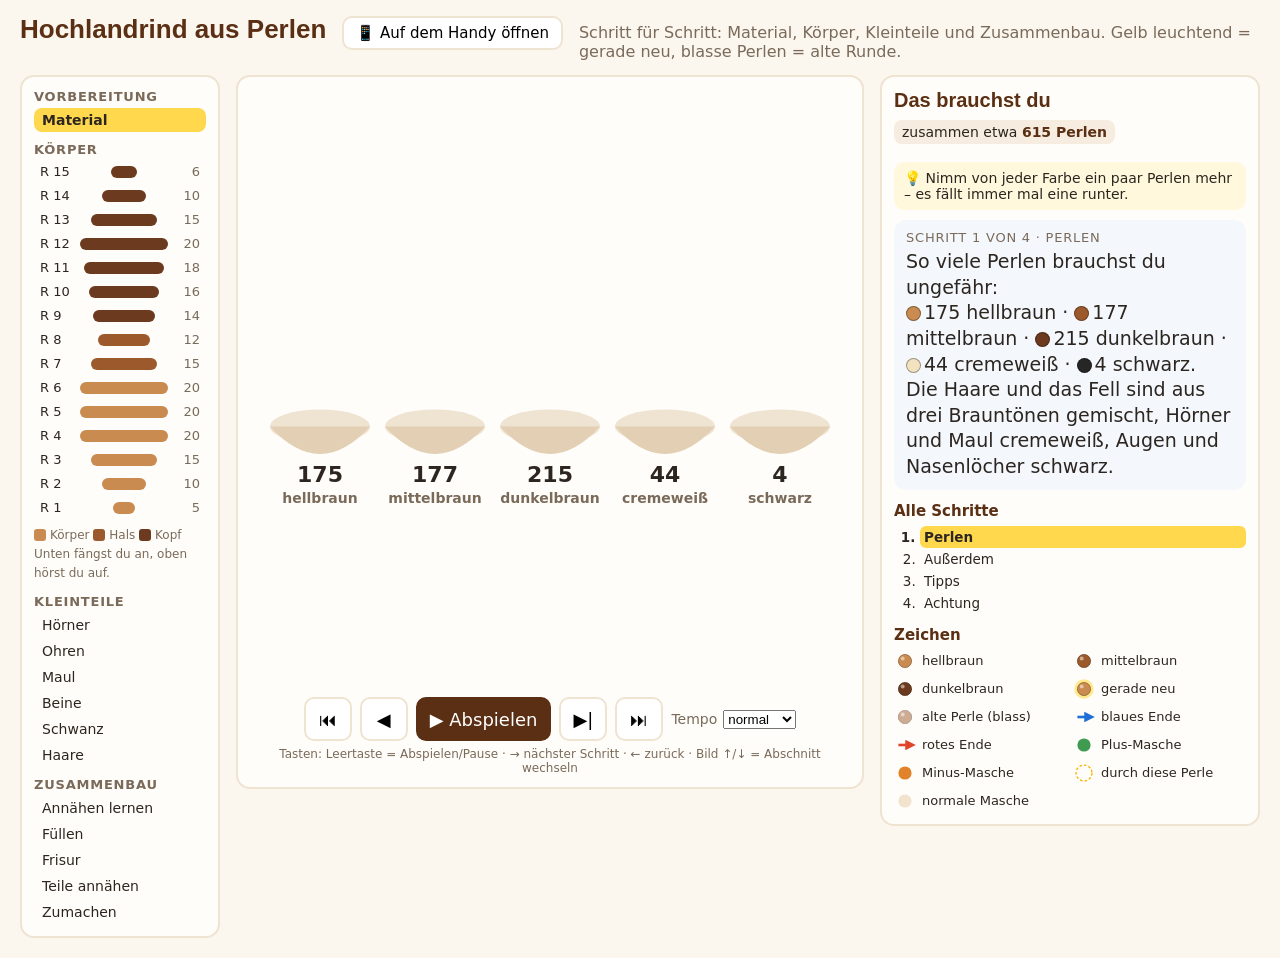
<file: app/index.html>
<!doctype html>
<html lang="de">
<head>
<meta charset="utf-8">
<meta name="viewport" content="width=device-width, initial-scale=1">
<title>Hochlandrind aus Perlen</title>
<meta name="theme-color" content="#5a2f14">
<link rel="manifest" href="manifest.webmanifest">
<link rel="icon" href="icon.svg" type="image/svg+xml">
<script src="qrcode.js"></script>
<script src="art.js"></script>
<style>
:root {
  --bg: #fbf6ee; --card: #fffdf9; --line: #efe3d2; --ink: #2d2620; --soft: #7a6a5a; --brown: #5a2f14;
  --H: #C98B4F; --blue: #1F6FD6; --red: #E0442B; --plus: #3E9B4F; --minus: #E2832B; --old: #BDB4AA; --glow: #FFE36E; --yellow: #FFD84D;
}
* { box-sizing: border-box; }
html, body { margin: 0; background: var(--bg); color: var(--ink); font-family: "Ubuntu Sans", "Ubuntu", "DejaVu Sans", system-ui, sans-serif; }
header { padding: 14px 20px 0; display: flex; align-items: baseline; gap: 16px; flex-wrap: wrap; }
h1 { margin: 0; font-family: "Ubuntu", sans-serif; color: var(--brown); font-size: 26px; }
header p { margin: 0; color: var(--soft); flex: 1 1 300px; }
.phone { font: inherit; font-size: 15px; border: 2px solid var(--line); background: #fff; border-radius: 10px; padding: 6px 12px; cursor: pointer; }
.phone:hover { background: #f6ecdf; }
.offline { font-size: 13px; color: var(--plus); font-weight: 700; }
dialog { border: 0; border-radius: 16px; padding: 20px 24px; max-width: min(420px, 92vw); text-align: center; color: var(--ink); }
dialog::backdrop { background: rgba(45, 38, 32, .45); }
dialog h2 { justify-content: center; }
#qrBox svg { width: 260px; max-width: 100%; height: auto; display: block; margin: 8px auto; }
#qrUrl { font-family: ui-monospace, monospace; font-size: 16px; word-break: break-all; }
dialog .small { font-size: 13px; color: var(--soft); }
dialog button { font: inherit; margin-top: 10px; padding: 8px 18px; border-radius: 10px; border: 0; background: var(--brown); color: #fff; cursor: pointer; }
main { display: grid; grid-template-columns: 200px minmax(0, 1fr) 380px; gap: 16px; padding: 14px 20px 20px; align-items: start; }
.card { background: var(--card); border: 2px solid var(--line); border-radius: 14px; padding: 12px; }
h2 { margin: 0 0 8px; font-family: "Ubuntu", sans-serif; color: var(--brown); font-size: 20px; }
h3 { margin: 12px 0 6px; font-size: 15px; color: var(--brown); }

/* Runden-Liste */
.rounds { display: flex; flex-direction: column-reverse; gap: 3px; }
.rounds button { all: unset; cursor: pointer; display: grid; grid-template-columns: 34px 1fr 26px; align-items: center; gap: 6px; padding: 3px 6px; border-radius: 8px; font-size: 13px; }
.rounds button:hover { background: #f6ecdf; }
.rounds button:focus-visible { outline: 2px solid var(--blue); }
.rounds button.on { background: var(--yellow); font-weight: 700; }
.rounds .bar { height: 12px; border-radius: 6px; justify-self: center; }
.rounds .area-Körper .bar { background: var(--H); }
.rounds .area-Hals .bar { background: #9C5A2C; }
.rounds .area-Kopf .bar { background: #6B3A1F; }
.rounds .cnt { text-align: right; color: var(--soft); }
.areas { font-size: 12px; color: var(--soft); margin-top: 8px; line-height: 1.6; }
#nav h3 { margin: 10px 0 4px; font-size: 13px; text-transform: uppercase; letter-spacing: .06em; color: var(--soft); }
#nav h3:first-child { margin-top: 0; }
.units { display: flex; flex-direction: column; gap: 2px; }
.units button { all: unset; cursor: pointer; padding: 4px 8px; border-radius: 8px; font-size: 14px; }
.units button:hover { background: #f6ecdf; }
.units button:focus-visible { outline: 2px solid var(--blue); }
.units button.on { background: var(--yellow); font-weight: 700; }
.areas i { display: inline-block; width: 12px; height: 12px; border-radius: 3px; vertical-align: -2px; margin-right: 4px; }

/* Bühne */
.stage { position: relative; }
#svg { width: 100%; height: auto; max-height: calc(100vh - 210px); display: block; margin: 0 auto; aspect-ratio: 1; }
.controls { display: flex; gap: 8px; justify-content: center; align-items: center; flex-wrap: wrap; margin-top: 8px; }
.controls button { font: inherit; font-size: 18px; min-width: 48px; height: 44px; border-radius: 10px; border: 2px solid var(--line); background: #fff; cursor: pointer; padding: 0 12px; }
.controls button:hover { background: #f6ecdf; }
.controls button:focus-visible { outline: 3px solid var(--blue); }
.controls button.play { background: var(--brown); color: #fff; border-color: var(--brown); min-width: 120px; }
.controls label { font-size: 14px; color: var(--soft); display: flex; align-items: center; gap: 6px; }
.keys { text-align: center; font-size: 12px; color: var(--soft); margin-top: 6px; }

/* Info */
.counts { display: flex; gap: 8px; flex-wrap: wrap; margin: 4px 0 8px; }
.counts span { background: #f6ecdf; border-radius: 8px; padding: 4px 8px; font-size: 14px; }
.counts b { color: var(--brown); }
.seq { display: flex; flex-wrap: wrap; gap: 4px; }
.seq span { width: 26px; height: 26px; border-radius: 50%; display: grid; place-items: center; font-size: 12px; font-weight: 700; border: 2px solid transparent; }
.seq .n { background: var(--H); color: #3a2a1a; }
.seq .p { background: var(--plus); color: #fff; }
.seq .m { background: var(--minus); color: #fff; }
.seq .now { border-color: var(--ink); transform: scale(1.18); }
.seq .done { opacity: .45; }
.hint { background: #fff8dc; border-radius: 10px; padding: 8px 10px; font-size: 14px; margin-top: 10px; }
.now-step { background: #f4f8fd; border-radius: 12px; padding: 10px 12px; margin-top: 10px; min-height: 96px; }
.now-step .t { font-size: 13px; color: var(--soft); text-transform: uppercase; letter-spacing: .06em; }
.now-step .x { font-size: 19px; line-height: 1.35; margin-top: 4px; }
.x .b { color: var(--blue); font-weight: 700; } .x .r { color: var(--red); font-weight: 700; }
.dot { display: inline-block; width: 15px; height: 15px; border-radius: 50%; vertical-align: -2px; margin-right: 3px; border: 1.5px solid rgba(0,0,0,.35); }
.cols { display: block; margin-top: 6px; font-size: 17px; }
ol.steps { position: relative; margin: 0; padding: 0 0 0 26px; max-height: 300px; overflow: auto; font-size: 13.5px; }
ol.steps li { padding: 3px 4px; border-radius: 6px; cursor: pointer; }
ol.steps li:hover { background: #f6ecdf; }
ol.steps li.on { background: var(--yellow); font-weight: 700; }
ol.steps li.done { color: var(--soft); }
.legend { display: grid; grid-template-columns: 22px 1fr 22px 1fr; gap: 6px 6px; align-items: center; font-size: 13px; }
.legend svg { width: 22px; height: 22px; }

@media (max-width: 1150px) {
  main { grid-template-columns: 1fr; }
  .rounds, .units { flex-direction: row; flex-wrap: wrap; }
  .areas { display: none; }
  .rounds button { grid-template-columns: auto; }
  .rounds .bar, .rounds .cnt { display: none; }
  #svg { max-height: 70vh; }
}
@media (max-width: 600px) {
  header { padding: 10px 12px 0; gap: 8px; }
  h1 { font-size: 21px; }
  header p { font-size: 13px; }
  main { padding: 10px 12px 16px; gap: 10px; }
  .card { padding: 10px; }
  .keys { display: none; }
  #bPhone { display: none; }
  .controls button { min-width: 44px; padding: 0 10px; }
  .controls button.play { min-width: 100px; }
  .now-step .x { font-size: 17px; }
}
</style>
</head>
<body>
<header>
  <h1>Hochlandrind aus Perlen</h1>
  <button class="phone" id="bPhone">📱 Auf dem Handy öffnen</button>
  <button class="phone" id="bInstall" hidden>📲 App installieren</button>
  <span class="offline" id="offline" hidden>✓ offline bereit</span>
  <p>Schritt für Schritt: Material, Körper, Kleinteile und Zusammenbau. Gelb leuchtend = gerade neu, blasse Perlen = alte Runde.</p>
</header>
<dialog id="qrDlg">
  <h2>Mit dem Handy öffnen</h2>
  <div id="qrBox"></div>
  <div id="qrUrl"></div>
  <p class="small">Handy und Computer müssen im selben WLAN sein. Kamera-App öffnen und den Code scannen. Die Seite dort erklärt, wie die App aufs Handy kommt und offline läuft.</p>
  <button id="qrClose">Schließen</button>
</dialog>
<main>
  <nav class="card" aria-label="Abschnitte" id="nav"></nav>

  <section class="card stage">
    <svg id="svg" viewBox="-400 -400 800 800" role="img" aria-label="Animation">
      <defs>
        <marker id="ah-b" viewBox="0 0 10 10" refX="6" refY="5" markerWidth="4" markerHeight="4" orient="auto"><path d="M0,0 L10,5 L0,10 z" fill="#1F6FD6"/></marker>
        <marker id="ah-r" viewBox="0 0 10 10" refX="6" refY="5" markerWidth="4" markerHeight="4" orient="auto"><path d="M0,0 L10,5 L0,10 z" fill="#E0442B"/></marker>
        <marker id="ah-g" viewBox="0 0 10 10" refX="7" refY="5" markerWidth="5" markerHeight="5" orient="auto"><path d="M0,0 L10,5 L0,10 z" fill="#777"/></marker>
      </defs>
      <g id="scene"></g>
    </svg>
    <div class="controls">
      <button id="bRoundPrev" title="Voriger Abschnitt (Bild ↑)">⏮</button>
      <button id="bPrev" title="Schritt zurück (←)">◀</button>
      <button id="bPlay" class="play" title="Abspielen / Pause (Leertaste)">▶ Abspielen</button>
      <button id="bNext" title="Nächster Schritt (→)">▶|</button>
      <button id="bRoundNext" title="Nächster Abschnitt (Bild ↓)">⏭</button>
      <label>Tempo
        <select id="speed">
          <option value="0.5">langsam</option>
          <option value="1" selected>normal</option>
          <option value="2">schnell</option>
        </select>
      </label>
    </div>
    <div class="keys">Tasten: Leertaste = Abspielen/Pause · → nächster Schritt · ← zurück · Bild ↑/↓ = Abschnitt wechseln</div>
  </section>

  <aside class="card">
    <h2 id="title">Runde 1</h2>
    <div class="counts" id="counts"></div>
    <div class="seq" id="seq"></div>
    <div class="hint" id="hint" hidden></div>
    <div class="now-step"><div class="t" id="stepT"></div><div class="x" id="stepX"></div></div>
    <h3>Alle Schritte</h3>
    <ol class="steps" id="steps"></ol>
    <h3>Zeichen</h3>
    <div class="legend" id="legend"></div>
  </aside>
</main>

<script>
'use strict';
// ---------- Runden-Plan (wie in der Anleitung, build_hochlandrind.py) ----------
const PLAN = [
  [2, 'Körper', 'ppppp', 10, 'Jede Masche ist eine Plus-Masche.'],
  [3, 'Körper', 'npnpnpnpnp', 15, 'Binde an Masche 1, 4, 6 und 9 einen Wollfaden: Hier kommen später die Beine hin.'],
  [4, 'Körper', 'nnp'.repeat(5), 20, 'Jetzt ist der Bauch schon richtig breit.'],
  [5, 'Körper', 'n'.repeat(20), 20, 'Ab jetzt wächst der Rand nach oben. Merke dir Masche 15 – hier kommt später der Schwanz hin.'],
  [6, 'Körper', 'n'.repeat(20), 20, ''],
  [7, 'Hals', 'nnm'.repeat(5), 15, 'Jetzt wird es schmaler.'],
  [8, 'Hals', 'nnnm'.repeat(3), 12, 'Der Hals ist am schmalsten.'],
  [9, 'Kopf', 'nnpnnnnnpnnn', 14, ''],
  [10, 'Kopf', 'nnnpnnnnnnpnnn', 16, ''],
  [11, 'Kopf', 'nnnpnnnnnnnpnnnn', 18, ''],
  [12, 'Kopf', 'nnnnpnnnnnnnnpnnnn', 20, 'Der Kopf ist jetzt am breitesten.'],
  [13, 'Kopf', 'nnm'.repeat(5), 15, ''],
  [14, 'Kopf', 'nm'.repeat(5), 10, ''],
  [15, 'Kopf', 'nmmnmm', 6, 'Das ist die Öffnung oben. Schnur NICHT abschneiden!'],
];
const COL = { b: '#1F6FD6', r: '#E0442B' };
const NAME = { b: 'Blau', r: 'Rot' };
const H = '#C98B4F', MB = '#9C5A2C', D = '#6B3A1F', OLD = '#BDB4AA', GLOW = '#FFE36E', PLUS = '#3E9B4F', MINUS = '#E2832B';
const BR = 30;   // Perlen-Radius in SVG-Einheiten

const pt = (r, a) => [r * Math.cos(a * Math.PI / 180), r * Math.sin(a * Math.PI / 180)];
const lerp = (a, b, t) => a + (b - a) * t;
const lp = (p, q, t) => [lerp(p[0], q[0], t), lerp(p[1], q[1], t)];
const ease = (x) => x < .5 ? 2 * x * x : 1 - Math.pow(-2 * x + 2, 2) / 2;
const nm = (c) => `<span class="${c}">${NAME[c]}</span>`;
const plural = (n, one, many) => n === 1 ? one : many;
const cname = c => ({ [H]: 'hell', [MB]: 'mittel', [D]: 'dunkel', '#F2E2BF': 'cremeweiß', '#262626': 'schwarz' })[c] || '';
const dots = cols => '<span class="cols">Farben: ' + cols.map(c => `<i class="dot" style="background:${c}"></i>${cname(c)}`).join(' · ') + '</span>';
// Feste Zufallsfolge: jedes Mal dieselben Farben, damit man nachfädeln kann.
function mulberry32(a) { return () => { a |= 0; a = a + 0x6D2B79F5 | 0; let t = Math.imul(a ^ a >>> 15, 1 | a); t = t + Math.imul(t ^ t >>> 7, 61 | t) ^ t; return ((t ^ t >>> 14) >>> 0) / 4294967296; }; }

// ---------- Geometrie einer Runde von oben ----------
// Innen liegen die alten Perlen (obere Perlen der Runde davor), außen die neuen oberen Perlen,
// dazwischen an jeder Ecke eine Seitenperle.
function ring(P, seq) {
  const Ri = Math.max(125, P * 84 / (2 * Math.PI));
  const RiC = Ri + 26, Rs = Ri + 92, Rt = Ri + 172, RoC = Rt + 20, a0 = 90, st = 360 / P;
  const M = seq.length;
  const kold = [...seq].map(c => c === 'm' ? 2 : 1), ktop = [...seq].map(c => c === 'p' ? 2 : 1);
  const ca = [a0];
  kold.forEach((k, j) => ca.push(ca[j] + k * st));
  const oldStart = []; let c = 0;
  kold.forEach(k => { oldStart.push(c); c += k; });
  const g = {
    P, M, seq, Ri, RiC, Rs, Rt, RoC, ca, kold, ktop, oldStart,
    old: Array.from({ length: P }, (_, i) => pt(Ri, a0 + (i + .5) * st)),
    I: j => pt(RiC, ca[j % M]), S: j => pt(Rs, ca[j % M]), O: j => pt(RoC, ca[j % M]),
    tops: ktop.map((k, j) => Array.from({ length: k }, (_, i) => pt(Rt, ca[j] + (i + 1) * (ca[j + 1] - ca[j]) / (k + 1)))),
    mid: j => (ca[j] + ca[j + 1]) / 2,
    W: RoC + 95,
  };
  return g;
}

function mkMove(c, pts, nw, extra) {
  const cum = [0];
  for (let i = 1; i < pts.length; i++) cum.push(cum[i - 1] + Math.hypot(pts[i][0] - pts[i - 1][0], pts[i][1] - pts[i - 1][1]));
  const len = cum[cum.length - 1];
  return Object.assign({ kind: 'move', c, pts, nw, cum, len, dur: 0.9 + len / 330 }, extra);
}

// ---------- Alle Runden mit allen Schritten bauen ----------
const ROUNDS = [];
(function build() {
  let prev = 5;
  ROUNDS.push({ r: 1, area: 'Körper', seq: '', prev: 0, after: 5, hint: 'Der Startkreis ist Runde 1. Schneide 2 m Schnur ab.' });
  for (const [r, area, seq, after, hint] of PLAN) { ROUNDS.push({ r, area, seq, prev, after, hint }); prev = after; }

  let picker = 'r', other = 'b';
  const rnd = mulberry32(7), pick = () => { const x = rnd(); return x < 0.4 ? H : x < 0.75 ? MB : D; };
  let oldCols = Array(5).fill(H);
  for (const R of ROUNDS) {
    if (R.r === 1) {
      const g = ring(5, 'nnnnn');
      R.g = g; R.W = Math.max(g.W, 470);
      const K = g.I(0);
      R.steps = [
        { kind: 'r1', sub: 0, dur: 3.2, title: 'Auffädeln', text: `Fädle <b>5 hellbraune Perlen</b> auf und schiebe sie genau in die <b>Mitte</b> der Schnur. Das linke Ende ist ${nm('b')}, das rechte ${nm('r')}.` },
        { kind: 'r1', sub: 1, dur: 2.2, title: 'Kreis legen', text: 'Zieh beide Enden zusammen, sodass ein <b>Kreis</b> entsteht.' },
        { kind: 'r1', sub: 2, dur: 1.2, title: 'Knoten', text: 'Mache <b>2 feste Knoten</b>.' },
        mkMove('b', [K, g.old[0], g.I(1)], [], { title: 'Bereit machen', text: `${nm('b')} geht durch <b>Perle 1</b>. Jetzt liegen die Enden links und rechts von Perle 1.`, oldHi: [0] }),
      ];
      picker = 'r'; other = 'b';
      continue;
    }
    const g = ring(R.prev, R.seq), M = g.M, last = M - 1;
    R.g = g; R.W = g.W; R.steps = []; R.oldCols = oldCols;
    const topCol = g.tops.map(t => t.map(pick)), sideCol = Array.from({ length: M }, pick);
    const S = R.steps;
    const lowerPts = j => {
      const a = [g.I(j)];
      for (let i = 0; i < g.kold[j]; i++) a.push(g.old[g.oldStart[j] + i]);
      a.push(g.I(j + 1)); return a;
    };
    const oldIdx = j => Array.from({ length: g.kold[j] }, (_, i) => g.oldStart[j] + i);
    const typ = j => R.seq[j] === 'p' ? ' (Plus)' : R.seq[j] === 'm' ? ' (Minus)' : '';
    // Masche 1: drei (oder vier) neue Perlen auf einmal
    {
      const kt = g.ktop[0], pts = [g.I(0), g.S(0), g.O(0), ...g.tops[0], g.O(1), g.S(1), g.I(1)];
      const nw = [1, ...g.tops[0].map((_, i) => 3 + i), pts.length - 2];
      const nwCol = [sideCol[0], ...topCol[0], sideCol[1 % M]];
      S.push(mkMove(picker, pts, nw, { masche: 0, nwCol, title: `Masche 1${typ(0)} · erste Masche`,
        text: `${nm(picker)} nimmt <b>${kt + 2} neue Perlen</b> auf: Seite, ${kt === 2 ? '2× oben' : 'oben'}, Seite.${kt === 2 ? ' <b>Plus-Masche:</b> oben liegen 2 Perlen.' : ''}` + dots(nwCol) }));
      S.push(mkMove(other, [g.I(1), g.S(1), g.O(1)], [], { masche: 0, title: 'Masche 1 · kreuzen',
        text: `${nm(other)} geht <b>von unten</b> durch die letzte neue Perle. Festziehen!` }));
    }
    let inner = picker, outer = other;
    for (let j = 1; j < M; j++) {
      const kt = g.ktop[j], ko = g.kold[j], isLast = j === last;
      S.push(mkMove(inner, lowerPts(j), [], { masche: j, oldHi: oldIdx(j), title: `Masche ${j + 1}${typ(j)} · unten`,
        text: ko === 2 ? `<b>Minus-Masche!</b> ${nm(inner)} geht unten durch <b>2 alte Perlen</b> auf einmal.` : `${nm(inner)} geht unten durch die <b>nächste alte Perle</b>.` }));
      if (!isLast) {
        const pts = [g.O(j), ...g.tops[j], g.O(j + 1), g.S(j + 1), g.I(j + 1)];
        const nw = [...g.tops[j].map((_, i) => 1 + i), pts.length - 2];
        const nwCol = [...topCol[j], sideCol[j + 1]];
        S.push(mkMove(outer, pts, nw, { masche: j, nwCol, title: `Masche ${j + 1}${typ(j)} · oben`,
          text: `${nm(outer)} nimmt oben <b>${kt + 1} neue Perlen</b> auf.${kt === 2 ? ' <b>Plus-Masche:</b> 1 Perle mehr!' : ''}` + dots(nwCol) }));
        S.push(mkMove(inner, [g.I(j + 1), g.S(j + 1), g.O(j + 1)], [], { masche: j, title: `Masche ${j + 1} · kreuzen`,
          text: `${nm(inner)} kreuzt <b>von unten</b> durch die letzte neue Perle. Festziehen!` }));
      } else {
        const pts = [g.O(j), ...g.tops[j], g.O(0), g.S(0), g.I(0)];
        const nw = g.tops[j].map((_, i) => 1 + i);
        const nwCol = [...topCol[j]];
        S.push(mkMove(outer, pts, nw, { masche: j, nwCol, hiS0: true, title: `Masche ${j + 1}${typ(j)} · letzte Masche`,
          text: `${nm(outer)} nimmt nur <b>${kt} neue ${plural(kt, 'Perle', 'Perlen')}</b> und geht dann durch die <b>allererste Seitenperle</b> der Runde.` + dots(nwCol) }));
        S.push(mkMove(inner, [g.I(0), g.S(0), g.O(0)], [], { masche: j, hiS0: true, title: 'Runde schließen',
          text: `${nm(inner)} kreuzt <b>auch durch die erste Seitenperle</b>. Festziehen – die Runde ist zu!` }));
      }
      const was = inner; inner = outer; outer = was;
    }
    // Jetzt: inner liegt innen an Ecke 0, outer außen an Ecke 0.
    if (R.r < 15) {
      const pts = [g.I(0), g.old[0], g.I(1), g.S(1), g.O(1)];
      let extra = '';
      if (g.ktop[0] === 2) {
        pts.push(g.tops[0][1], pt(g.RoC, g.mid(0)));
        extra = ` Weil Masche 1 eine Plus-Masche war, geht ${nm(inner)} danach noch <b>zurück durch die 2. obere Perle</b> von Masche 1.`;
      }
      S.push(mkMove(inner, pts, [], { oldHi: [0], title: 'Hochsteigen',
        text: `${nm(inner)} geht durch die <b>erste alte Perle</b> und die <b>Seitenperle daneben</b> nach oben.${extra} Jetzt liegen beide Enden links und rechts von Perle 1 der neuen Runde.` }));
      picker = outer; other = inner;
    } else {
      S.push({ kind: 'done', dur: 1.5, title: 'Fertig!',
        text: '<b>Körper, Hals und Kopf sind fertig!</b> Schneide die Schnur <b>nicht</b> ab: Damit machst du nach dem Füllen das Loch oben zu.' });
    }
    const all = S.flatMap(st => st.nwCol || []);
    R.hell = all.filter(c => c === H).length; R.mittel = all.filter(c => c === MB).length; R.dunkel = all.filter(c => c === D).length;
    oldCols = topCol.flat();
    // Kontrolle: neue Perlen wie in der Tabelle der Anleitung
    R.newCount = S.reduce((n, s) => n + (s.nw ? s.nw.length : 0), 0);
    const expect = [...R.seq].reduce((n, c, i) => n + (i === 0 ? 3 : i === last ? 1 : 2) + (c === 'p' ? 1 : 0), 0);
    console.assert(R.newCount === expect, 'Runde', R.r, R.newCount, expect);
  }
  ROUNDS[0].newCount = 5; ROUNDS[0].hell = 5; ROUNDS[0].mittel = 0; ROUNDS[0].dunkel = 0;
})();

// ---------- Zeichnen ----------
function shade(hex, f) {
  const n = parseInt(hex.slice(1), 16);
  const c = [n >> 16, (n >> 8) & 255, n & 255].map(v => Math.round(v * f));
  return '#' + c.map(v => v.toString(16).padStart(2, '0')).join('');
}
function bead(x, y, fill, o = {}) {
  const r = BR * (o.scale ?? 1);
  if (r <= 0.5) return '';
  let s = '';
  if (o.glow) s += `<circle cx="${x}" cy="${y}" r="${r + 14}" fill="${GLOW}" opacity="${o.glow * .8}"/>`;
  s += `<circle cx="${x}" cy="${y}" r="${r}" fill="${fill}" stroke="${shade(fill, .62)}" stroke-width="3"/>`;
  if (o.faded) s += `<circle cx="${x}" cy="${y}" r="${r + 1.5}" fill="#fffdf9" opacity=".5"/>`;
  s += `<circle cx="${x - r * .35}" cy="${y - r * .38}" r="${r * .3}" fill="#fff" opacity=".5"/>`;
  if (o.num != null) {
    const n = parseInt(fill.slice(1), 16), lum = (.3 * (n >> 16) + .59 * ((n >> 8) & 255) + .11 * (n & 255)) / 255;
    s += `<text x="${x}" y="${y + r * .36}" text-anchor="middle" font-size="${r * 1.0}" font-weight="700" fill="${lum < .45 && !o.faded ? '#fff' : '#3a2a1a'}">${o.num}</text>`;
  }
  return s;
}
function poly(pts) { return 'M' + pts.map(p => p[0].toFixed(1) + ',' + p[1].toFixed(1)).join(' L'); }
function partial(m, p) {
  const L = m.len * p, out = [m.pts[0]];
  for (let i = 1; i < m.pts.length; i++) {
    if (m.cum[i] <= L) { out.push(m.pts[i]); continue; }
    const f = (L - m.cum[i - 1]) / (m.cum[i] - m.cum[i - 1]);
    out.push(lp(m.pts[i - 1], m.pts[i], f)); break;
  }
  return out;
}
function threadPath(pts, c, op, arrow) {
  return `<path d="${poly(pts)}" fill="none" stroke="${COL[c]}" stroke-width="9" stroke-linecap="round" stroke-linejoin="round" opacity="${op}"${arrow ? ` marker-end="url(#ah-${c})"` : ''}/>`;
}
const ring2 = (p, r, op = 1) => `<circle cx="${p[0]}" cy="${p[1]}" r="${r}" fill="none" stroke="#F5B400" stroke-width="6" stroke-dasharray="12 9" opacity="${op}"/>`;

function drawRound1(R, s, p) {
  const g = R.g, K = g.I(0);
  const sub = R.steps[s].kind === 'r1' ? R.steps[s].sub : 3;
  const m = sub === 0 ? 0 : sub === 1 ? ease(p) : 1;
  const line = k => [(k - 2) * 82, 0];
  const bp = [0, 1, 2, 3, 4].map(k => lp(line(k), g.old[k], m));
  const shown = sub === 0 ? p * 5.6 : 5;
  const l1 = lp([bp[0][0] - 44, 0], K, m), r5 = lp([bp[4][0] + 44, 0], K, m);
  const be = lp([-400, 0], [K[0] - 95, K[1] + 105], m), re = lp([400, 0], [K[0] + 95, K[1] + 105], m);
  const coreOp = sub === 3 ? .35 : 1;
  let out = '';
  out += threadPath([be, l1], 'b', sub === 3 ? 0 : 1, sub < 3);
  out += threadPath([re, r5], 'r', 1, true);
  out += threadPath([l1, bp[0], bp[1], bp[2]], 'b', coreOp, false);
  out += threadPath([bp[2], bp[3], bp[4], r5], 'r', coreOp, false);
  bp.forEach((q, k) => {
    const sc = Math.max(0, Math.min(1, (shown - k) * 1.6));
    out += bead(q[0], q[1], H, { scale: sc, num: sc > .6 ? k + 1 : null, glow: sub === 0 && sc > 0 ? 1 : 0 });
  });
  if (sub >= 2) out += `<circle cx="${K[0]}" cy="${K[1] + 6}" r="${14 * (sub === 2 ? ease(p) : 1)}" fill="#3a2a1a"/>`;
  if (sub === 3) {
    const mv = R.steps[3];
    out += ring2(g.old[0], BR + 14, .9);
    out += threadPath(partial(mv, p), 'b', 1, true);
  }
  return out;
}

function drawRound(R, s, p) {
  const g = R.g, steps = R.steps, cur = steps[s];
  let out = '';
  // Maschen-Kennzeichen außen
  for (let j = 0; j < g.M; j++) {
    const c = R.seq[j], q = pt(g.RoC + 58, g.mid(j)), now = cur.masche === j;
    const fill = c === 'p' ? PLUS : c === 'm' ? MINUS : '#f2e3cf';
    out += `<circle cx="${q[0]}" cy="${q[1]}" r="${now ? 27 : 21}" fill="${fill}" stroke="${now ? '#2d2620' : 'none'}" stroke-width="4" opacity="${now ? 1 : .8}"/>`;
    out += `<text x="${q[0]}" y="${q[1] + 7}" text-anchor="middle" font-size="${now ? 22 : 18}" font-weight="700" fill="${c === 'n' ? '#5a2f14' : '#fff'}">${j + 1}</text>`;
  }
  // alte Perlen
  g.old.forEach((q, i) => { out += bead(q[0], q[1], R.oldCols[i], { num: i + 1, faded: true }); });
  (cur.oldHi || []).forEach(i => { out += ring2(g.old[i], BR + 14); });
  if (cur.hiS0) out += ring2(g.S(0), BR + 16);
  // neue Perlen
  const made = [];
  steps.forEach((st, k) => {
    if (k > s || !st.nw) return;
    st.nw.forEach((idx, n) => {
      const f = st.cum[idx] / st.len;
      if (k === s && f > p + 1e-6) return;
      const age = k === s ? 1 : k === s - 1 ? .6 : 0;
      const sc = k === s ? Math.min(1, .4 + (p - f) * 6) : 1;
      made.push(bead(st.pts[idx][0], st.pts[idx][1], st.nwCol[n], { glow: age, scale: sc }));
    });
  });
  out += made.join('');
  // Schnüre
  const lastOf = {};
  steps.forEach((st, k) => { if (st.kind === 'move' && k <= s) lastOf[st.c] = k; });
  steps.forEach((st, k) => {
    if (st.kind !== 'move' || k > s) return;
    const pp = k === s ? p : 1;
    if (pp <= 0) return;
    const op = k === s ? 1 : k === s - 1 ? .75 : k >= s - 3 ? .45 : .2;
    out += threadPath(partial(st, pp), st.c, op, lastOf[st.c] === k);
  });
  // Enden am Rundenanfang, bevor sich etwas bewegt
  if (s === 0 && p === 0) {
    const a = steps[0], b = steps[1];
    [a, b].forEach(st => {
      const q = st.pts[0], q0 = lp(q, [0, 0], .25);
      out += threadPath([q0, q], st.c, 1, true);
    });
  }
  return out;
}

// ---------- Kleinteile, Zusammenbau, Material ----------
const CR = '#F2E2BF', BK = '#262626', WOOL = '#8B5A2B';
const UNITS = [];
const clamp01 = x => Math.max(0, Math.min(1, x));
const rowCols = (cols, n) => Array.from({ length: n }, (_, j) => cols[j % cols.length]);
const label = (x, y, t, size = 30, color = '#5a2f14', anchor = 'middle') =>
  `<text x="${x}" y="${y}" font-size="${size}" font-weight="700" fill="${color}" text-anchor="${anchor}">${t}</text>`;
const knot = (x, y, sc = 1) => sc > 0 ? `<circle cx="${x}" cy="${y}" r="${16 * sc}" fill="#3a2a1a"/>` : '';
const countChips = cols => {
  const n = c => cols.filter(x => x === c).length;
  return [[H, 'hell'], [MB, 'mittel'], [D, 'dunkel'], [CR, 'cremeweiß'], [BK, 'schwarz']]
    .filter(([c]) => n(c)).map(([c, t]) => `<span><i class="dot" style="background:${c}"></i>${n(c)} ${t}</span>`).join('');
};

// Schnüre aller Schritte bis jetzt: der aktuelle kräftig, ältere blasser, Pfeil am freien Ende jeder Farbe
function movesSVG(steps, s, p, fade = 1) {
  let out = '';
  const lastOf = {};
  steps.forEach((st, k) => { if (st.kind === 'move' && k <= s) lastOf[st.c] = k; });
  steps.forEach((st, k) => {
    if (st.kind !== 'move' || k > s) return;
    const pp = k === s ? p : 1;
    if (pp <= 0) return;
    const op = (k === s ? 1 : k === s - 1 ? .75 : k >= s - 3 ? .45 : .22) * fade;
    out += threadPath(partial(st, pp), st.c, op, lastOf[st.c] === k);
  });
  return out;
}
// Neue Perlen, die eine Schnur unterwegs aufnimmt (Position = Punkt im Schnur-Weg)
function pickedSVG(steps, s, p, posOf) {
  let out = '';
  steps.forEach((st, k) => {
    if (k > s || !st.nw) return;
    st.nw.forEach((idx, n) => {
      const f = st.cum[idx] / st.len;
      if (k === s && f > p + 1e-6) return;
      const q = posOf ? posOf(st, n) : st.pts[idx];
      const glow = k === s ? 1 : k === s - 1 ? .6 : 0;
      out += bead(q[0], q[1], st.nwCol[n], { glow, scale: k === s ? Math.min(1, .4 + (p - f) * 6) : 1 });
    });
  });
  return out;
}

// ---------- Flache Teile: „Reihen kreuzen“ ----------
// Rot nimmt die Perlen einer neuen Reihe auf, Blau geht von der anderen Seite durch dieselben Perlen.
function ladderUnit(o) {
  const SP = 66, RH = 64, PAD = 54, dirY = o.down ? 1 : -1;
  const U = Object.assign({ group: 'Kleinteile', seq: '', kind: 'ladder' }, o);
  U.flat = (i, j) => [(j - (o.rows[i] - 1) / 2) * SP, dirY * i * RH];
  U.side = (i, d) => [d * ((o.rows[i] - 1) / 2 * SP + PAD), dirY * i * RH];
  U.cols = o.rows.map((n, i) => rowCols(o.colors[i] || o.colors[0], n));
  const n0 = o.rows[0];
  U.steps = [{ kind: 'lad0', dur: 0.8 + n0 * 0.45, title: 'Reihe 1',
    text: `Schneide <b>${o.cm} cm</b> Schnur ab. Fädle die <b>${n0} ${plural(n0, 'Perle', 'Perlen')}</b> der 1. Reihe auf und schiebe sie in die Mitte. Links ist ${nm('b')}, rechts ${nm('r')}.` + dots(U.cols[0]) }];
  let rS = 1, bS = -1;
  for (let i = 1; i < o.rows.length; i++) {
    const n = o.rows[i];
    const order = d => Array.from({ length: n }, (_, k) => d > 0 ? n - 1 - k : k);   // von Seite d zur anderen Seite
    const ro = order(rS), bo = order(bS);
    const rPts = [U.side(i - 1, rS), U.side(i, rS), ...ro.map(j => U.flat(i, j)), U.side(i, -rS)];
    U.steps.push(mkMove('r', rPts, ro.map((_, k) => 2 + k), { keys: ro.map(j => [i, j]), nwCol: ro.map(j => U.cols[i][j]),
      title: `Reihe ${i + 1} · aufnehmen`,
      text: `${nm('r')} nimmt die <b>${n} ${plural(n, 'Perle', 'Perlen')}</b> der ${i + 1}. Reihe auf.` + dots(ro.map(j => U.cols[i][j])) }));
    U.steps.push(mkMove('b', [U.side(i - 1, bS), U.side(i, bS), ...bo.map(j => U.flat(i, j)), U.side(i, -bS)], [], {
      title: `Reihe ${i + 1} · kreuzen`,
      text: `${nm('b')} geht <b>von der anderen Seite</b> durch ${n === 1 ? 'dieselbe Perle' : `dieselben ${n} Perlen`}. Festziehen – die neue Reihe liegt jetzt ${o.down ? 'unter' : 'auf'} der alten.` }));
    rS = -rS; bS = -bS;
  }
  (o.outro || []).forEach(x => U.steps.push(Object.assign({ kind: 'info', dur: 1.4 }, x)));
  U.bendIdx = U.steps.findIndex(x => x.kind === 'bend');
  if (U.bendIdx < 0) U.bendIdx = null;
  // Bildausschnitt: alle Perlen (flach und gebogen) plus Platz für die Schnurenden
  const ps = [];
  o.rows.forEach((n, i) => { for (let j = 0; j < n; j++) { ps.push(U.flat(i, j)); if (o.bend) ps.push(o.bend(i, j)); } });
  ps.push(U.side(0, -1), U.side(0, 1));
  const xs = ps.map(q => q[0]), ys = ps.map(q => q[1]);
  const x0 = Math.min(...xs) - 260, x1 = Math.max(...xs) + 260, y0 = Math.min(...ys) - 110, y1 = Math.max(...ys) + 110;
  U.vb = [x0, y0, x1 - x0, y1 - y0];
  const all = U.cols.flat();
  U.info = `<span><b>${o.cm} cm</b> Schnur</span><span>${all.length} Perlen pro Stück</span>` + countChips(all) + `<span>Anzahl: <b>× ${o.times}</b></span>`;
  U.draw = drawLadder;
  return U;
}

function drawLadder(U, s, p) {
  const b = U.bendIdx == null ? 0 : s > U.bendIdx ? 1 : s === U.bendIdx ? ease(p) : 0;
  const pos = (i, j) => U.bend ? lp(U.flat(i, j), U.bend(i, j), b) : U.flat(i, j);
  let out = '';
  // Reihe 1
  const n0 = U.rows[0], shown = s === 0 ? p * (n0 + .6) : n0;
  for (let j = 0; j < n0; j++) {
    const sc = clamp01((shown - j) * 1.6), q = pos(0, j);
    out += bead(q[0], q[1], U.cols[0][j], { scale: sc, glow: s === 0 && sc > 0 ? 1 : 0 });
  }
  // aufgenommene Perlen
  U.steps.forEach((st, k) => {
    if (k > s || !st.keys) return;
    st.nw.forEach((idx, n) => {
      const f = st.cum[idx] / st.len;
      if (k === s && f > p + 1e-6) return;
      const [i, j] = st.keys[n], q = pos(i, j);
      out += bead(q[0], q[1], st.nwCol[n], { glow: k === s ? 1 : k === s - 1 ? .6 : 0, scale: k === s ? Math.min(1, .4 + (p - f) * 6) : 1 });
    });
  });
  // Schnüre, solange das Teil flach liegt
  const fade = 1 - clamp01(b * 3);
  if (fade > 0) {
    const L0 = U.side(0, -1), R0 = U.side(0, 1), row0 = Array.from({ length: n0 }, (_, j) => U.flat(0, j));
    const half = Math.ceil(n0 / 2);
    const core = s === 0 ? 1 : .35;
    out += threadPath([L0, ...row0.slice(0, half)], 'b', core * fade, false);
    out += threadPath([...row0.slice(half - 1), R0], 'r', core * fade, false);
    const firstB = U.steps.findIndex(x => x.c === 'b'), firstR = U.steps.findIndex(x => x.c === 'r');
    if (firstB < 0 || s < firstB || (s === firstB && p === 0)) out += threadPath([L0, [L0[0] - 170, L0[1]]], 'b', fade, true);
    if (firstR < 0 || s < firstR || (s === firstR && p === 0)) out += threadPath([R0, [R0[0] + 170, R0[1]]], 'r', fade, true);
    out += movesSVG(U.steps, s, p, fade);
  }
  return out;
}

// ---------- Maul mit Nase ----------
function maulUnit() {
  const RX = 190, RY = 135, n = 12;
  const ringP = i => [RX * Math.cos((-90 + i * 30) * Math.PI / 180), RY * Math.sin((-90 + i * 30) * Math.PI / 180)];
  const lineP = i => [(i - 5.5) * 66, 0];
  const at = a => [RX * Math.cos(a * Math.PI / 180), RY * Math.sin(a * Math.PI / 180)];
  const K = at(255), J1 = at(285), out1 = [J1[0] + 40, J1[1] - 70];
  const C1 = [0, -44], C2 = [0, 44], B7 = ringP(6), below = [0, RY + 90];
  const U = { id: 'maul', group: 'Kleinteile', nav: 'Maul', title: 'Maul mit Nase · × 1', seq: '', vb: [-470, -330, 940, 640],
    hint: 'Das Maul ist ein Ring aus cremeweißen Perlen mit 2 Löchern – da kommen später die Nasenlöcher rein.',
    info: '<span><b>30 cm</b> Schnur</span><span>14 Perlen</span>' + countChips(Array(14).fill(CR)) + '<span>Anzahl: <b>× 1</b></span>',
    ringP, lineP, K, J1 };
  U.steps = [
    { kind: 'm0', dur: 4, title: 'Auffädeln', text: `Schneide <b>30 cm</b> Schnur ab und fädle <b>12 cremeweiße</b> Perlen auf. Schiebe sie in die Mitte.` },
    { kind: 'm1', dur: 2.2, title: 'Kreis legen', text: 'Leg die Perlen zu einem <b>Kreis</b>. Perle 12 liegt jetzt neben Perle 1.' },
    mkMove('r', [K, ringP(0), J1, out1], [], { title: 'Über Kreuz', text: `${nm('r')} geht durch <b>Perle 1</b>. Jetzt laufen beide Enden <b>über Kreuz</b> durch Perle 1.`, hi: [ringP(0)] }),
    { kind: 'm3', dur: 1.2, title: 'Knoten', text: 'Mache <b>2 Knoten</b> und ziehe fest. Der Kreis ist etwa <b>1,5 cm</b> groß.' },
    mkMove('r', [out1, J1, C1, C2, B7, below], [2, 3], { nwCol: [CR, CR], title: 'Steg', text: `${nm('r')} nimmt <b>2 Perlen</b> auf und geht durch <b>Perle 7</b> auf der anderen Seite. Festziehen.` + dots([CR, CR]), hi: [B7] }),
    { kind: 'info', dur: 1.6, title: '2 Löcher', text: 'Jetzt hat das Maul <b>2 Löcher</b> – das werden die <b>Nasenlöcher</b>. Die schwarzen Perlen kommen erst beim Zusammenbau dazu.', holes: true },
  ];
  U.draw = (U, s, p) => {
    const m = s === 0 ? 0 : s === 1 ? ease(p) : 1;
    const bp = Array.from({ length: n }, (_, i) => lp(lineP(i), ringP(i), m));
    const l1 = lp([lineP(0)[0] - 48, 0], K, m), r12 = lp([lineP(11)[0] + 48, 0], K, m);
    const be = lp([lineP(0)[0] - 260, 0], [K[0] - 150, K[1] - 120], m), re = lp([lineP(11)[0] + 260, 0], [K[0] - 40, K[1] - 160], m);
    let out = '';
    const shown = s === 0 ? p * (n + .6) : n;
    bp.forEach((q, i) => {
      const sc = clamp01((shown - i) * 1.6);
      out += bead(q[0], q[1], CR, { scale: sc, num: sc > .6 ? i + 1 : null, glow: s === 0 && sc > 0 ? 1 : 0 });
    });
    out += pickedSVG(U.steps, s, p);
    const core = s >= 2 ? .35 : 1;
    out += threadPath([l1, ...bp.slice(0, 6)], 'b', core, false) + threadPath([...bp.slice(5), r12], 'r', core, false);
    out += threadPath([l1, be], 'b', 1, true);
    if (s < 2 || (s === 2 && p === 0)) out += threadPath([r12, re], 'r', 1, true);
    out += movesSVG(U.steps, s, p);
    if (s >= 3) out += knot(J1[0] - 10, J1[1] - 34, s === 3 ? ease(p) : 1);
    (U.steps[s].hi || []).forEach(q => { out += ring2(q, BR + 14); });
    if (U.steps[s].holes) [-1, 1].forEach(d => {
      out += `<circle cx="${d * 95}" cy="0" r="48" fill="none" stroke="#777" stroke-width="5" stroke-dasharray="10 8" opacity="${p}"/>` + label(d * 95, 10, 'Loch', 28, '#777');
    });
    return out;
  };
  return U;
}

// ---------- Schwanz ----------
function schwanzUnit() {
  const B = i => [i * 66 - 297, 0], c10 = B(9), E = [c10[0] + 62, 0], L10 = [c10[0] - 33, 0];
  const petal = a => [[-16, 132], [0, 218], [16, 132]].map(([da, r]) => [c10[0] + r * Math.cos((a + da) * Math.PI / 180), r * Math.sin((a + da) * Math.PI / 180)]);
  const loops = [-75, 0, 75].map(petal);
  const U = { id: 'schwanz', group: 'Kleinteile', nav: 'Schwanz', title: 'Schwanz · × 1', seq: '', vb: [-520, -330, 1200, 660],
    hint: 'Die 3 Schlaufen am Ende sind die Quaste.', B };
  const all = Array(19).fill(D);
  U.info = '<span><b>25 cm</b> Schnur</span><span>19 Perlen</span>' + countChips(all) + '<span>Anzahl: <b>× 1</b></span>';
  U.steps = [{ kind: 's0', dur: 4.2, title: 'Auffädeln', text: `Schneide <b>25 cm</b> Schnur ab und fädle <b>10 dunkelbraune</b> Perlen auf.` }];
  loops.forEach((P, k) => {
    const pts = k === 0 ? [E, ...P, c10, L10] : [L10, c10, E, ...P, c10, L10];
    const nw = k === 0 ? [1, 2, 3] : [3, 4, 5];
    U.steps.push(mkMove('r', pts, nw, { nwCol: [D, D, D], hi: [c10], title: `Schlaufe ${k + 1}`,
      text: (k === 0 ? `Fädle <b>3 Perlen</b> auf und gehe <b>zurück durch Perle 10</b>. Das ist eine Schlaufe.`
        : `Gehe wieder durch Perle 10 nach außen. Fädle <b>3 Perlen</b> auf und gehe <b>zurück durch Perle 10</b>.`) + dots([D, D, D]) }));
  });
  U.steps.push(mkMove('r', [L10, ...Array.from({ length: 9 }, (_, i) => [B(8 - i)[0], 12]), [B(0)[0] - 90, 12]], [], {
    title: 'Zurück nach oben', text: 'Gehe mit der Schnur durch <b>alle 10 Perlen</b> zurück nach oben. Jetzt liegen beide Enden bei Perle 1 – damit nähst du den Schwanz später an.' }));
  U.draw = (U, s, p) => {
    let out = '';
    const shown = s === 0 ? p * 10.6 : 10;
    for (let i = 0; i < 10; i++) {
      const sc = clamp01((shown - i) * 1.6), q = B(i);
      out += bead(q[0], q[1], D, { scale: sc, num: sc > .6 && (i === 0 || i === 9) ? i + 1 : null, glow: s === 0 && sc > 0 ? 1 : 0 });
    }
    out += pickedSVG(U.steps, s, p);
    out += threadPath([[B(0)[0] - 40, 0], ...Array.from({ length: 10 }, (_, i) => B(i)), E], 'r', s === 0 ? 1 : .35, s === 0);
    out += threadPath([[B(0)[0] - 40, 0], [B(0)[0] - 210, 0]], 'b', 1, true);
    out += movesSVG(U.steps, s, p);
    (U.steps[s].hi || []).forEach(q => { out += ring2(q, BR + 14); });
    return out;
  };
  return U;
}

// ---------- Haare ----------
function haareUnit() {
  const rnd = mulberry32(11);
  const X = k => (k - 4.5) * 118, KNOT = 300, TOP = -330;
  const beadY = m => KNOT - 32 - m * 62;
  const strands = Array.from({ length: 10 }, (_, k) => {
    const n = k < 4 ? 6 : 8, light = k % 2 === 0;
    const cols = Array.from({ length: n }, () => { const x = rnd(); return light ? (x < .6 ? H : x < .9 ? MB : D) : (x < .6 ? D : x < .9 ? MB : H); });
    return { n, light, cols };
  });
  const U = { id: 'haare', group: 'Kleinteile', nav: 'Haare', title: 'Haare · × 10', seq: '', vb: [-680, -400, 1360, 860], strands,
    hint: 'Die Haare sind aus Wolle mit Perlen. Sie kommen beim Zusammenbau oben auf den Kopf (siehe „Frisur“).' };
  const all = strands.flatMap(x => x.cols);
  U.info = '<span><b>10 Wollfäden</b> à 10 cm</span>' + `<span>${all.length} Perlen</span>` + countChips(all);
  U.steps = [
    { kind: 'h', dur: 2.4, title: 'Wolle schneiden', text: 'Schneide <b>10 Wollfäden</b> ab, jeden etwa <b>10 cm</b> lang.' },
    { kind: 'h', dur: 1.2, title: 'Trick', text: 'Wickle etwas <b>Klebeband</b> um ein Wollende. Dann geht es leichter durch die Perlen.' },
    { kind: 'h', dur: 1.2, title: 'Knoten', text: 'Mache am anderen Ende einen <b>dicken Knoten</b>.' },
    { kind: 'h', dur: 3, title: 'Perlen auffädeln', text: 'Fädle <b>6 Perlen</b> auf. Sie rutschen nach unten bis zum Knoten.' + dots(strands[0].cols) },
    { kind: 'h', dur: 1.4, title: '3 cm frei', text: 'Oben bleiben etwa <b>3 cm frei</b> – damit knotest du die Strähne später am Kopf fest.' },
    { kind: 'h', dur: 4, title: '3 kurze Strähnen', text: 'Mache noch <b>3 kurze</b> Strähnen mit je <b>6 Perlen</b>. Die 4 kurzen kommen nach vorne über die Stirn.' },
    { kind: 'h', dur: 6, title: '6 lange Strähnen', text: 'Mache <b>6 lange</b> Strähnen mit je <b>8 Perlen</b> – für die Seiten und hinten.' },
    { kind: 'h', dur: 1.6, title: 'Hell und dunkel', text: 'Mache <b>5 Strähnen</b> mit mehr <b>hellen</b> und <b>5</b> mit mehr <b>dunklen</b> Perlen. Das sieht schön zottelig aus.' },
  ];
  U.draw = (U, s, p) => {
    let out = '';
    strands.forEach((st, k) => {
      const x = X(k);
      const wool = s === 0 ? clamp01(p * 10 - k) : 1;
      if (wool <= 0) return;
      // wie weit diese Strähne fertig ist (0..1): Strähne 1 in Schritt 4, 2–4 in Schritt 6, 5–10 in Schritt 7
      let f = 0;
      if (k === 0) f = s > 3 ? 1 : s === 3 ? p : 0;
      else if (k < 4) f = s > 5 ? 1 : s === 5 ? clamp01(p * 3 - (k - 1)) : 0;
      else f = s > 6 ? 1 : s === 6 ? clamp01(p * 6 - (k - 4)) : 0;
      const kn = k === 0 ? (s > 2 ? 1 : s === 2 ? ease(p) : 0) : (f > 0 ? 1 : 0);
      const y0 = lerp(KNOT, TOP, wool);
      out += `<path d="M${x},${KNOT} C${x + 14},${KNOT - 200} ${x - 14},${TOP + 200} ${x},${y0}" fill="none" stroke="${WOOL}" stroke-width="10" stroke-linecap="round"/>`;
      if (k === 0 && s >= 1) out += `<rect x="${x - 17}" y="${TOP - 6}" width="34" height="58" rx="6" fill="#1F6FD6" opacity="${s === 1 ? p : 1}"/>`;
      out += knot(x, KNOT + 8, kn * 1.3);
      const nb = Math.floor(f * st.n + 1e-6);
      for (let m = 0; m < nb; m++) out += bead(x, beadY(m), st.cols[m], { glow: (k === 0 && s === 3) || (s === 5 && k < 4 && k > 0) || (s === 6 && k >= 4) ? .7 : 0 });
      if (s >= 6 && f >= 1) out += label(x, KNOT + 72, st.n === 6 ? 'kurz' : 'lang', 28, '#7a6a5a');
      if (s === 7) out += label(x, KNOT + 108, st.light ? 'hell' : 'dunkel', 28, st.light ? '#a0672f' : '#3a2a1a');
    });
    if (s >= 4) {
      const x = X(0) - 52, top = TOP + 6, bot = beadY(5) - 36;
      out += `<path d="M${x + 14},${top} H${x} V${bot} H${x + 14}" fill="none" stroke="#E0442B" stroke-width="5"/>` +
        label(x - 12, (top + bot) / 2 + 10, '3 cm', 28, '#E0442B', 'end');
    }
    return out;
  };
  return U;
}

// ---------- Material ----------
function materialUnit() {
  const sum = (arr, c) => arr.filter(x => x === c).length;
  const body = ROUNDS.reduce((a, R) => ({ h: a.h + R.hell, m: a.m + R.mittel, d: a.d + R.dunkel }), { h: 0, m: 0, d: 0 });
  const hair = UNITS.find(u => u.id === 'haare').strands.flatMap(x => x.cols);
  const bowls = [
    [H, 'hellbraun', body.h + 8 + sum(hair, H)],
    [MB, 'mittelbraun', body.m + sum(hair, MB)],
    [D, 'dunkelbraun', body.d + 4 + 60 + 19 + sum(hair, D)],
    [CR, 'cremeweiß', 30 + 14],
    [BK, 'schwarz', 4],
  ];
  const total = bowls.reduce((n, b) => n + b[2], 0);
  const U = { id: 'material', group: 'Vorbereitung', nav: 'Material', title: 'Das brauchst du', seq: '', vb: [-600, -230, 1200, 470],
    info: `<span>zusammen etwa <b>${total} Perlen</b></span>`,
    hint: 'Nimm von jeder Farbe ein paar Perlen mehr – es fällt immer mal eine runter.' };
  U.steps = [
    { kind: 'i', dur: 2.5, title: 'Perlen', text: 'So viele Perlen brauchst du ungefähr:<br>' + bowls.map(([c, t, n]) => `<i class="dot" style="background:${c}"></i>${n} ${t}`).join(' · ') + '.<br><span class="small">Die Haare und das Fell sind aus drei Brauntönen gemischt, Hörner und Maul cremeweiß, Augen und Nasenlöcher schwarz.</span>' },
    { kind: 'i', dur: 1.5, title: 'Außerdem', text: '<b>Angelschnur</b> (Nylonfaden) aus dem Set · <b>Wolle</b> für die Haare · <b>Watte</b> zum Füllen · <b>Pinzette</b> · <b>Schere</b> · <b>Lineal</b> · kleine <b>Schälchen</b> · 2 kleine Stücke <b>Klebeband</b> in Blau und Rot.' },
    { kind: 'i', dur: 1.5, title: 'Tipps', text: '1. Sortiere die Perlen nach Farben in Schälchen und leg ein Handtuch auf den Tisch. 2. Klebe <b style="color:#1F6FD6">blaues</b> und <b style="color:#E0442B">rotes</b> Klebeband an die Schnurenden. 3. Schneide die Enden schräg ab. 4. Nach jeder Masche festziehen. 5. Pause? Wäscheklammer auf die Enden.' },
    { kind: 'i', dur: 1.5, title: 'Achtung', text: '<b>Perlen sind klein.</b> Halte sie von Babys und kleinen Geschwistern fern. Die Schere benutzt du am besten zusammen mit einem Erwachsenen.' },
  ];
  U.draw = (U, s, p) => {
    let out = '';
    const rnd = mulberry32(3);
    bowls.forEach(([c, t, n], k) => {
      const x = (k - 2) * 230, y = 40;
      const a = s === 0 ? clamp01(p * 5 - k) : 1;
      out += `<ellipse cx="${x}" cy="${y + 40}" rx="100" ry="34" fill="#efe3d2"/><path d="M${x - 100},${y + 40} Q${x},${y + 150} ${x + 100},${y + 40}" fill="#e2cfb4"/>`;
      for (let m = 0; m < 7; m++) {
        const bx = x + (m % 4 - 1.5) * 44 + (m > 3 ? 22 : 0), by = y + 30 - (m > 3 ? 36 : 0) + rnd() * 6;
        out += bead(bx, by, c, { scale: .75 * clamp01(a * 2 - m / 7) });
      }
      out += label(x, y + 150, `${n}`, 44, '#2d2620') + label(x, y + 192, t, 28, '#7a6a5a');
    });
    if (s >= 1) {
      out += `<g opacity="${s === 1 ? p : 1}">` +
        `<circle cx="-500" cy="-150" r="40" fill="#dfe9f3" stroke="#8aa3bd" stroke-width="5"/><circle cx="-500" cy="-150" r="12" fill="#fff" stroke="#8aa3bd" stroke-width="4"/>` +
        label(-445, -140, 'Schnur', 28, '#7a6a5a', 'start') +
        `<path d="M-200,-180 C-180,-120 -160,-200 -140,-130" stroke="${WOOL}" stroke-width="10" fill="none" stroke-linecap="round"/>` + label(-120, -140, 'Wolle', 28, '#7a6a5a', 'start') +
        [[60, -160], [88, -140], [70, -122], [100, -170]].map(([x, y]) => `<circle cx="${x}" cy="${y}" r="24" fill="#fff" stroke="#ddd" stroke-width="3"/>`).join('') + label(135, -140, 'Watte', 28, '#7a6a5a', 'start') +
        `<path d="M290,-200 L340,-110 M302,-205 L346,-112" stroke="#888" stroke-width="7" stroke-linecap="round"/>` + label(365, -140, 'Pinzette', 28, '#7a6a5a', 'start') +
        `</g>`;
    }
    return out;
  };
  return U;
}

// ---------- Annähen ----------
function annaehenUnit() {
  const body = [-240, -120, 0, 120, 240].map(x => [x, 300]), part = [-80, 0, 80].map(x => [x, 60]);
  const bodyCols = [MB, H, D, MB, H];
  const U = { id: 'annaehen', group: 'Zusammenbau', nav: 'Annähen lernen', title: 'So nähst du ein Teil an', seq: '', vb: [-380, -60, 760, 470],
    hint: 'So nähst du jedes Teil an: Hörner, Ohren, Maul, Beine und Schwanz.', info: '<span>Die Schnurenden vom Teil sind die Nähfäden.</span>' };
  U.steps = [
    { kind: 'a0', dur: 1.5, title: 'Anlegen', text: 'Halte das Teil an die richtige Stelle am Körper. Die Schnurenden vom Teil hast du nicht abgeschnitten – das sind jetzt deine Nähfäden.' },
    mkMove('b', [[-140, 60], [-170, 150], [-100, 262], body[1], [-196, 300], [-240, 250]], [], { title: 'Blau annähen', text: `${nm('b')} geht durch <b>eine Perle am Körper</b>.`, hi: [body[1]] }),
    mkMove('r', [[140, 60], [170, 150], [100, 262], body[3], [196, 300], [240, 250]], [], { title: 'Rot annähen', text: `${nm('r')} geht auf der anderen Seite durch <b>eine Perle am Körper</b>.`, hi: [body[3]] }),
    mkMove('b', [[-240, 250], [-210, 120], [-130, 60], part[0], [-30, 30]], [], { title: 'Blau zurück', text: `${nm('b')} geht noch einmal durch <b>eine Perle vom Teil</b> zurück.`, hi: [part[0]] }),
    mkMove('r', [[240, 250], [210, 120], [130, 60], part[2], [30, 30]], [], { title: 'Rot zurück', text: `${nm('r')} macht es genauso.`, hi: [part[2]] }),
    { kind: 'a5', dur: 1.5, title: 'Knoten', text: 'Mache <b>3 Knoten</b>, schneide die Schnur ab und schiebe den Knoten mit der Pinzette zwischen die Perlen.' },
  ];
  U.draw = (U, s, p) => {
    let out = `<rect x="-330" y="250" width="660" height="140" rx="40" fill="#f6ecdf"/>` + label(0, 380, 'Körper', 28, '#9a8a7a');
    body.forEach((q, i) => { out += bead(q[0], q[1], bodyCols[i], { faded: true }); });
    const dy = s === 0 ? lerp(-120, 0, ease(p)) : 0;
    out += `<g transform="translate(0 ${dy})">` + part.map(q => bead(q[0], q[1], CR)).join('') + label(0, -10, 'Teil (z. B. Horn)', 28, '#9a8a7a') +
      (s <= 1 ? threadPath([[-112, 60], [-140, 60]], 'b', 1, s === 0 || p === 0) : '') + (s <= 2 ? threadPath([[112, 60], [140, 60]], 'r', 1, s < 2 || p === 0) : '') + '</g>';
    if (s > 0) out += movesSVG(U.steps, s, p);
    (U.steps[s].hi || []).forEach(q => { out += ring2(q, BR + 14); });
    if (s === 5) out += knot(-30, 30, ease(p)) + knot(30, 30, ease(p));
    return out;
  };
  return U;
}

// ---------- Füllen ----------
function fuellenUnit() {
  const A = ART.fuellen, puffs = A.puffs;
  const nB = puffs.filter(q => q.y >= 112).length, nH = puffs.filter(q => q.y >= 95).length;
  const U = { id: 'fuellen', group: 'Zusammenbau', nav: 'Füllen', title: 'Mit Watte füllen', seq: '', vb: [0, -14, 270, 205],
    hint: 'Der Körper ist innen hohl – wie ein Luftballon aus Perlen. Erst mit Watte wird er prall und rund.',
    info: '<span>Watte</span><span>Pinzette</span>' };
  U.steps = [
    { kind: 'f', dur: 1.4, title: 'Watte zupfen', text: 'Zupfe die Watte in <b>kleine Stücke</b>.' },
    { kind: 'f', dur: 4, title: 'Bauch', text: 'Stopfe die Watte mit der Pinzette durch die <b>Öffnung oben</b> – zuerst ganz nach unten in den <b>Bauch</b>.', to: nB },
    { kind: 'f', dur: 1.5, title: 'Hals', text: 'Dann in den <b>Hals</b>.', to: nH },
    { kind: 'f', dur: 3, title: 'Kopf', text: 'Zum Schluss in den <b>Kopf</b>.', to: puffs.length },
    { kind: 'f', dur: 2, title: 'Prall und rund', text: 'Stopfe so lange, bis das Rind <b>prall und rund</b> ist und sich nirgends mehr eindrücken lässt. Schnur <b>nicht</b> abschneiden!' },
  ];
  U.draw = (U, s, p) => {
    const before = s <= 1 ? 0 : U.steps[s - 1].to;
    const now = U.steps[s].to ? Math.floor(lerp(before, U.steps[s].to, p)) : s > 3 ? puffs.length : before;
    const sc = s === 4 ? 1 + .035 * Math.sin(p * Math.PI) : 1;
    let out = `<g transform="translate(110 100) scale(${sc}) translate(-110 -100)">` + puffs.slice(0, now).map(q => q.svg).join('') + A.hull + '</g>';
    out += `<path d="M110,-8 L110,14" stroke="#777" stroke-width="2.5" marker-end="url(#ah-g)"/>` + label(140, 2, 'Öffnung', 8, '#777', 'start');
    if (s === 0) out += [[225, 150], [240, 162], [222, 170], [248, 146]].map(([x, y], i) => `<circle cx="${x}" cy="${y}" r="${9 * clamp01(p * 4 - i)}" fill="#fff" stroke="#ddd" stroke-width="1.5"/>`).join('');
    if (s >= 1 && s <= 3) {
      const tip = 26 + 40 * (0.5 - 0.5 * Math.cos(p * Math.PI * 6));
      out += `<path d="M104,${tip - 70} L109,${tip} M118,${tip - 70} L111,${tip}" stroke="#888" stroke-width="2.5" stroke-linecap="round"/><circle cx="110" cy="${tip}" r="7" fill="#fff" stroke="#ddd"/>`;
    }
    return out;
  };
  return U;
}

// ---------- Frisur ----------
function frisurUnit() {
  const A = ART.frisur, [cx, cy] = A.center;
  const U = { id: 'frisur', group: 'Zusammenbau', nav: 'Frisur', title: 'Die Frisur', seq: '', vb: A.vb,
    hint: 'Hochlandrinder haben lange, zottelige Haare. Bei deinem Rind wachsen sie alle aus der Mitte oben auf dem Kopf.',
    info: '<span>Kopf von oben</span><span>10 Strähnen</span>' };
  U.steps = [
    { kind: 'z', dur: 1.5, title: 'Wann?', text: 'Die Haare kommen dran, wenn das Rind <b>gefüllt</b> ist, aber <b>bevor</b> du die Öffnung zumachst.', hiOpen: true },
    { kind: 'z', dur: 3, title: 'Vorne zuerst', text: 'Knote die <b>4 kurzen</b> Strähnen an die Perlen der Öffnung, die zum <b>Gesicht</b> zeigen.', show: [0, 4] },
    { kind: 'z', dur: 3, title: 'Seiten', text: 'Dann je <b>2 lange</b> Strähnen an die <b>linke</b> und die <b>rechte</b> Seite.', show: [4, 8] },
    { kind: 'z', dur: 1.8, title: 'Hinten', text: 'Zum Schluss <b>2 lange</b> Strähnen nach <b>hinten</b>.', show: [8, 10] },
    { kind: 'z', dur: 1.5, title: 'Festknoten', text: 'So knotest du fest: Schiebe das freie Wollende mit der Pinzette durch eine Perle der Öffnung und mache einen <b>Doppelknoten</b>. Die Öffnung hat nur 6 Perlen – an manche kommen 2 Strähnen.', hiOpen: true },
    { kind: 'z', dur: 1.5, title: 'Frisieren', text: 'Hell und dunkel wechseln sich ab. Streiche die Strähnen mit den Fingern nach unten, sodass sie schön rund fallen.' },
  ];
  U.draw = (U, s, p) => {
    let out = A.base;
    A.strands.forEach((str, i) => {
      let k = 0;
      U.steps.forEach((st, j) => {
        if (!st.show || i < st.show[0] || i >= st.show[1]) return;
        k = j < s ? 1 : j === s ? clamp01(p * (st.show[1] - st.show[0]) - (i - st.show[0])) : 0;
      });
      if (s > 3) k = 1;
      if (k > 0) out += `<g transform="translate(${cx} ${cy}) scale(${ease(k)}) translate(${-cx} ${-cy})">${str}</g>`;
    });
    out += A.opening;
    if (U.steps[s].hiOpen) out += `<circle cx="${cx}" cy="${cy}" r="${20 + 3 * Math.sin(p * Math.PI * 4)}" fill="none" stroke="#F5B400" stroke-width="3" stroke-dasharray="5 4"/>`;
    return out;
  };
  return U;
}

// ---------- Teile annähen (Rind von vorne) ----------
const COW_ORDER = ['shadow', 'tail', 'hindlegs', 'body', 'frontlegs', 'horns', 'ears', 'head', 'eyes', 'hair', 'mouth', 'nostrils'];
function cowSVG(show, anim = {}) {
  const L = ART.cow.layers;
  return COW_ORDER.map(k => {
    if (!show.has(k) && !anim[k]) return '';
    const a = anim[k];
    if (!a) return L[k];
    const sc = lerp(.6, 1, ease(a.t)), [x, y] = a.at;
    return `<g opacity="${clamp01(a.t * 1.6)}" transform="translate(${x} ${y}) scale(${sc}) translate(${-x} ${-y})">${L[k]}</g>`;
  }).join('');
}
function anbauUnit() {
  const U = { id: 'anbau', group: 'Zusammenbau', nav: 'Teile annähen', title: 'Teile annähen', seq: '', vb: ART.cow.vb,
    hint: 'Nähe jedes Teil so an, wie es bei „Annähen lernen“ gezeigt ist.', info: '<span>Hörner · Ohren · Maul · Augen · Beine · Schwanz</span>' };
  U.steps = [
    { layers: ['horns'], at: [[62, 70], [338, 70]], title: 'Hörner', text: 'Nähe die <b>Hörner</b> hinten seitlich oben am Kopf an (<b>Runde 13–14</b>). Sie zeigen nach außen und biegen sich nach oben.' },
    { layers: ['ears'], at: [[82, 176], [318, 176]], title: 'Ohren', text: 'Nähe die <b>Ohren</b> an die Seiten des Kopfes, unter die Hörner (<b>Runde 12</b>). Sie dürfen ein bisschen hängen.' },
    { layers: ['mouth'], at: [[200, 232]], title: 'Maul', text: 'Nähe das <b>Maul</b> vorne an den Kopf (<b>Runde 10–11</b>).' },
    { layers: ['nostrils'], at: [[181, 236], [219, 236]], title: 'Nasenlöcher', text: 'Nähe in jedes der 2 Löcher eine <b>schwarze Perle</b> – das sind die Nasenlöcher.' },
    { layers: ['eyes'], at: [[158, 185], [242, 185]], title: 'Augen', text: 'Nähe <b>2 schwarze Perlen</b> als Augen über das Maul (<b>Runde 12</b>). <span class="small">(Tipp – steht nicht in der Original-Anleitung, man sieht sie aber auf dem Foto.)</span>' },
    { layers: ['hindlegs', 'frontlegs'], at: [[98, 372], [302, 372], [156, 380], [244, 380]], title: 'Beine', text: 'Nähe die <b>4 Beine</b> an die markierten Stellen aus <b>Runde 3</b>. Die Wollfäden darfst du danach abmachen.' },
    { layers: ['tail'], at: [[290, 325]], title: 'Schwanz', text: 'Nähe den <b>Schwanz</b> hinten an <b>Runde 5</b> an (bei Masche 15). Er biegt sich nach oben.' },
  ].map(x => Object.assign({ kind: 'c', dur: 1.8 }, x));
  U.draw = (U, s, p) => {
    const show = new Set(['shadow', 'body', 'head', 'hair']), anim = {};
    U.steps.forEach((st, k) => {
      if (k < s) st.layers.forEach(l => show.add(l));
      if (k === s) st.layers.forEach(l => { anim[l] = { t: p, at: st.at.reduce((a, q) => [a[0] + q[0] / st.at.length, a[1] + q[1] / st.at.length], [0, 0]) }; });
    });
    let out = cowSVG(show, anim);
    U.steps[s].at.forEach(q => { out += `<circle cx="${q[0]}" cy="${q[1]}" r="${22 + 4 * Math.sin(p * Math.PI * 4)}" fill="none" stroke="#F5B400" stroke-width="4" stroke-dasharray="6 5"/>`; });
    return out;
  };
  return U;
}

// ---------- Zumachen ----------
function zumachenUnit() {
  const ringR = t => lerp(120, 52, t);
  const cols = [D, MB, D, H, D, MB];
  const U = { id: 'zumachen', group: 'Zusammenbau', nav: 'Zumachen', title: 'Zumachen – fertig!', seq: '',
    vb: s => s < 3 ? [-280, -280, 560, 560] : ART.cow.vb,
    hint: 'Dafür brauchst du die langen Schnurenden vom Körper, die du nach Runde 15 nicht abgeschnitten hast.', info: '<span>Öffnung oben: 6 Perlen aus Runde 15</span>' };
  const beadsAt = r => cols.map((_, i) => pt(r, -90 + i * 60));
  const pathAt = r => { const b = beadsAt(r); return [[b[0][0] - 60, b[0][1] - 90], ...b, b[0], [b[0][0] + 50, b[0][1] - 90]]; };
  U.steps = [
    Object.assign(mkMove('r', pathAt(ringR(0)), [], {}), { title: 'Durchfädeln', text: 'Fädle die langen Schnurenden vom Körper noch einmal durch <b>alle 6 Perlen</b> der Öffnung (Runde 15).' }),
    { kind: 'zu', dur: 2, title: 'Zuziehen', text: 'Ziehe fest – <b>das Loch geht zu</b>. Alle Haarknoten rutschen in die Mitte, so entsteht oben ein <b>Haarwirbel</b>.' },
    { kind: 'zu', dur: 1.5, title: 'Knoten', text: 'Fädle ein paarmal hin und her durch die Perlen, dann <b>3 Knoten</b>. Schneide alle Schnurreste ab und stecke die Enden zwischen die Perlen.' },
    { kind: 'end', dur: 2.5, title: 'Geschafft!', text: '🏆 <b>Dein Hochlandrind ist fertig!</b> Lege die Haare in Form und biege Hörner und Ohren vorsichtig zurecht. Wie soll es heißen?' },
  ];
  U.draw = (U, s, p) => {
    if (s === 3) {
      const bob = Math.sin(p * Math.PI * 3) * 6 * (1 - p);
      return `<g transform="translate(0 ${bob})">${cowSVG(new Set(COW_ORDER))}</g>`;
    }
    const t = s === 0 ? 0 : s === 1 ? ease(p) : 1, r = ringR(t), b = beadsAt(r);
    let out = '<circle r="250" fill="#d9b48e" stroke="#b08f6e" stroke-width="4"/>';
    const rnd = mulberry32(5);
    for (let k = 0; k < 10; k++) {   // Haar-Ansätze
      const a = (k * 36 + 90) * Math.PI / 180, r0 = r + 26, len = 120 + rnd() * 70;
      out += `<path d="M${Math.cos(a) * r0},${Math.sin(a) * r0} L${Math.cos(a) * (r0 + len)},${Math.sin(a) * (r0 + len)}" stroke="${WOOL}" stroke-width="9" stroke-linecap="round"/>`;
      for (let m = 1; m <= 2; m++) { const rr = r0 + len * m / 2.4; out += bead(Math.cos(a) * rr, Math.sin(a) * rr, k % 2 ? D : H, { scale: .7 }); }
    }
    b.forEach((q, i) => { out += bead(q[0], q[1], cols[i], { num: i + 1 }); });
    if (s === 0) out += movesSVG(U.steps, 0, p);
    else out += threadPath(pathAt(r), 'r', 1, true);
    if (s === 2) out += knot(b[0][0] + 30, b[0][1] - 60, ease(p));
    return out;
  };
  return U;
}

// ---------- Alle Abschnitte in Reihenfolge ----------
function roundInfo(R) {
  const nPlus = [...R.seq].filter(c => c === 'p').length, nMinus = [...R.seq].filter(c => c === 'm').length;
  return (R.r === 1 ? '<span>Startkreis</span>' : `<span>alte Perlen: <b>${R.prev}</b></span><span>${R.seq.length} Maschen</span>`) +
    `<span>danach: <b>${R.after}</b> Perlen</span><span>neue Perlen: <b>${R.newCount}</b></span>` +
    `<span><i class="dot" style="background:${H}"></i>${R.hell} hell</span>` + (R.mittel ? `<span><i class="dot" style="background:${MB}"></i>${R.mittel} mittel</span>` : '') + (R.dunkel ? `<span><i class="dot" style="background:${D}"></i>${R.dunkel} dunkel</span>` : '') +
    (nPlus ? `<span style="color:${PLUS}"><b>${nPlus}× Plus</b></span>` : '') + (nMinus ? `<span style="color:${MINUS}"><b>${nMinus}× Minus</b></span>` : '');
}
ROUNDS.forEach(R => Object.assign(R, { id: 'r' + R.r, group: 'Körper', nav: 'R ' + R.r, title: `Runde ${R.r} · ${R.area}`,
  vb: [-R.W, -R.W, 2 * R.W, 2 * R.W], info: roundInfo(R), draw: R.r === 1 ? drawRound1 : drawRound }));
(function () {
  const HR = [3, 3, 2, 2, 2, 1, 1, 1];
  const horn = ladderUnit({ id: 'horn', nav: 'Hörner', title: 'Hörner · × 2', cm: 40, times: 2, rows: HR, colors: [[CR]],
    hint: 'Hörner, Ohren und Beine sind flach gefädelt – mit „Reihen kreuzen“.',
    bend: (i, j) => { const th = i * .15, off = (j - (HR[i] - 1) / 2) * 66; return [440 * (1 - Math.cos(th)) + Math.cos(th) * off, -440 * Math.sin(th) + Math.sin(th) * off]; },
    outro: [{ kind: 'bend', dur: 2, title: 'Biegen', text: 'Ziehe <b>eine Seite etwas fester</b>. Dann biegt sich das Horn wie eine Banane.' },
      { title: 'Enden dranlassen', text: 'Schneide die Schnurenden <b>nicht</b> ab – damit nähst du das Horn später an.' },
      { title: 'Zweites Horn', text: 'Mache das <b>zweite Horn</b> genauso.' }] });
  const ohr = ladderUnit({ id: 'ohr', nav: 'Ohren', title: 'Ohren · × 2', cm: 30, times: 2, rows: [1, 2, 3], colors: [[D], [H, H], [H, D, H]],
    outro: [{ title: 'Dreieck', text: 'Es entsteht ein kleines <b>Dreieck</b>. Die breite Seite (Reihe 3) kommt an den Kopf.' },
      { title: 'Zweites Ohr', text: 'Mache das <b>zweite Ohr</b> genauso.' }] });
  const bein = ladderUnit({ id: 'bein', nav: 'Beine', title: 'Beine · × 4', cm: 30, times: 4, rows: [3, 3, 3, 3, 2, 1], colors: [[D]], down: true,
    hint: 'Reihe 1 ist oben – das breite Ende kommt an den Bauch.',
    outro: [{ title: 'Rund ziehen', text: 'Wenn du fest ziehst, rollt sich das Bein etwas ein und wird <b>rund</b>. Unten wird es spitz.' },
      { title: 'Anbau-Seite', text: 'Das breite Ende (<b>Reihe 1</b>) kommt an den Bauch.' },
      { title: 'Noch 3 Beine', text: 'Mache insgesamt <b>4 Beine</b>.' }] });
  const haare = haareUnit();
  UNITS.push(haare);   // zuerst, damit das Material die Haar-Perlen mitzählen kann
  const material = materialUnit();
  UNITS.length = 0;
  UNITS.push(material, ...ROUNDS, horn, ohr, maulUnit(), bein, schwanzUnit(), haare,
    annaehenUnit(), fuellenUnit(), frisurUnit(), anbauUnit(), zumachenUnit());
})();

const svg = document.getElementById('svg'), scene = document.getElementById('scene');
function draw() {
  const U = UNITS[state.ri];
  svg.setAttribute('viewBox', (typeof U.vb === 'function' ? U.vb(state.s) : U.vb).join(' '));
  scene.innerHTML = U.draw(U, state.s, state.p);
}

// ---------- Oberfläche ----------
const state = { ri: 0, s: 0, p: 0, playing: false, once: false, hold: 0 };
const $ = id => document.getElementById(id);

function buildNav() {
  const groups = ['Vorbereitung', 'Körper', 'Kleinteile', 'Zusammenbau'];
  $('nav').innerHTML = groups.map(g => {
    const items = UNITS.map((U, i) => [U, i]).filter(([U]) => U.group === g);
    if (g === 'Körper') {
      return `<h3>${g}</h3><div class="rounds">` + items.map(([R, i]) =>
        `<button class="area-${R.area}" data-i="${i}" title="Runde ${R.r} · ${R.area} · ${R.after} Perlen">` +
        `<span>R ${R.r}</span><span class="bar" style="width:${(R.after / 20 * 100).toFixed(0)}%"></span><span class="cnt">${R.after}</span></button>`).join('') +
        '</div><div class="areas"><i style="background:var(--H)"></i>Körper <i style="background:#9C5A2C"></i>Hals <i style="background:#6B3A1F"></i>Kopf<br>Unten fängst du an, oben hörst du auf.</div>';
    }
    return `<h3>${g}</h3><div class="units">` + items.map(([U, i]) => `<button data-i="${i}">${U.nav}</button>`).join('') + '</div>';
  }).join('');
  $('nav').addEventListener('click', e => { const b = e.target.closest('button[data-i]'); if (b) goRound(+b.dataset.i); });
}

// Letzte Stelle merken (nur in diesem Browser, auf diesem Gerät)
const SAVE_KEY = 'hochlandrind-stelle';
function save() {
  try { localStorage.setItem(SAVE_KEY, JSON.stringify({ u: UNITS[state.ri].id, s: state.s + 1, speed })); } catch (e) { /* privates Fenster o. Ä. */ }
}
function load() {
  try { return JSON.parse(localStorage.getItem(SAVE_KEY)) || null; } catch (e) { return null; }
}

function updateUI() {
  save();
  const R = UNITS[state.ri], st = R.steps[state.s];
  document.querySelectorAll('#nav button[data-i]').forEach(b => b.classList.toggle('on', +b.dataset.i === state.ri));
  $('title').textContent = R.title;
  $('counts').innerHTML = R.info || '';
  $('seq').innerHTML = [...R.seq].map((c, j) => {
    const cls = [c, st.masche === j ? 'now' : '', st.masche > j || st.kind === 'done' || (st.masche == null && state.s > 0) ? 'done' : ''].join(' ');
    return `<span class="${cls}">${c === 'p' ? '+' : c === 'm' ? '−' : j + 1}</span>`;
  }).join('');
  $('hint').hidden = !R.hint; $('hint').innerHTML = R.hint ? '💡 ' + R.hint : '';
  $('stepT').textContent = `Schritt ${state.s + 1} von ${R.steps.length} · ${st.title}`;
  $('stepX').innerHTML = st.text;
  $('steps').innerHTML = R.steps.map((x, k) => `<li data-k="${k}" class="${k === state.s ? 'on' : k < state.s ? 'done' : ''}">${x.title}</li>`).join('');
  const list = $('steps'), on = list.querySelector('.on');   // nur die Liste scrollen, nicht die Seite
  if (on) list.scrollTop = on.offsetTop - list.clientHeight / 2;
  $('bPlay').textContent = state.playing ? '⏸ Pause' : '▶ Abspielen';
}

function goRound(i, atEnd = false) {
  state.ri = Math.max(0, Math.min(UNITS.length - 1, i));
  const n = UNITS[state.ri].steps.length;
  state.s = atEnd ? n - 1 : 0; state.p = atEnd ? 1 : 0; state.hold = 0;
  updateUI(); draw();
}
function goStep(k, animate) {
  const R = UNITS[state.ri];
  if (k >= R.steps.length) { if (state.ri < UNITS.length - 1) { goRound(state.ri + 1); if (animate) state.once = !state.playing; } else { state.playing = false; updateUI(); } return; }
  if (k < 0) { if (state.ri > 0) goRound(state.ri - 1, true); return; }
  state.s = k; state.p = 0; state.hold = 0;
  if (animate && !state.playing) state.once = true;
  updateUI(); draw();
}
function next() {
  const R = UNITS[state.ri];
  if (state.p < 1 && !state.playing && !state.once) { state.once = true; return; }   // zuerst den aktuellen Schritt zeigen
  if (state.p < 1) { state.p = 1; draw(); return; }
  goStep(state.s + 1, true);
}
function prev() {
  if (state.p > 0.05 && !state.playing) { state.p = 0; state.once = false; draw(); return; }
  goStep(state.s - 1, false);
  state.p = 1; state.once = false; draw();
}
function togglePlay() {
  state.playing = !state.playing; state.once = false;
  const R = UNITS[state.ri];
  if (state.playing && state.p >= 1 && state.s === R.steps.length - 1 && state.ri === UNITS.length - 1) goRound(0);
  updateUI();
}

$('bPlay').onclick = togglePlay;
$('bNext').onclick = next;
$('bPrev').onclick = prev;
$('bRoundNext').onclick = () => goRound(state.ri + 1);
$('bRoundPrev').onclick = () => goRound(state.ri - 1);
$('steps').addEventListener('click', e => { const li = e.target.closest('li'); if (li) goStep(+li.dataset.k, true); });
document.addEventListener('keydown', e => {
  if (e.target.tagName === 'SELECT') return;
  if (e.key === ' ') { e.preventDefault(); togglePlay(); }
  else if (e.key === 'ArrowRight') next();
  else if (e.key === 'ArrowLeft') prev();
  else if (e.key === 'PageDown') { e.preventDefault(); goRound(state.ri + 1); }
  else if (e.key === 'PageUp') { e.preventDefault(); goRound(state.ri - 1); }
});

let speed = 1;
$('speed').onchange = e => { speed = +e.target.value; save(); };

let last = performance.now();
function tick(now) {
  const dt = Math.min(0.1, (now - last) / 1000); last = now;
  const R = UNITS[state.ri], st = R.steps[state.s];
  if (state.playing || state.once) {
    if (state.p < 1) {
      state.p = Math.min(1, state.p + dt * speed / st.dur);
      draw();
    } else if (state.once) {
      state.once = false;
    } else {
      state.hold += dt * speed;
      const endOfRound = state.s === R.steps.length - 1;
      if (state.hold > (endOfRound ? 2.0 : 0.7)) {
        if (endOfRound && state.ri === UNITS.length - 1) { state.playing = false; updateUI(); }
        else goStep(state.s + 1, false);
      }
    }
  }
  requestAnimationFrame(tick);
}

// Legende
$('legend').innerHTML = [
  [bead(0, 0, H), 'hellbraun'], [bead(0, 0, MB), 'mittelbraun'],
  [bead(0, 0, D), 'dunkelbraun'], [bead(0, 0, H, { glow: 1 }), 'gerade neu'],
  [bead(0, 0, MB, { faded: true }), 'alte Perle (blass)'],
  [`<path d="M-30,0 L30,0" stroke="${COL.b}" stroke-width="12" marker-end="url(#ah-b)"/>`, 'blaues Ende'],
  [`<path d="M-30,0 L30,0" stroke="${COL.r}" stroke-width="12" marker-end="url(#ah-r)"/>`, 'rotes Ende'],
  [`<circle r="30" fill="${PLUS}"/>`, 'Plus-Masche'], [`<circle r="30" fill="${MINUS}"/>`, 'Minus-Masche'],
  [ring2([0, 0], 36), 'durch diese Perle'], [`<circle r="30" fill="#f2e3cf"/>`, 'normale Masche'],
].map(([s, t]) => `<svg viewBox="-50 -50 100 100">${s}</svg><span>${t}</span>`).join('');

buildNav();

// QR-Code für das Handy: die Netzwerk-Adresse kommt vom Server (server.js)
async function showQR() {
  const dlg = $('qrDlg'), box = $('qrBox'), txt = $('qrUrl');
  let url = null;
  try {
    const info = await (await fetch('info.json', { cache: 'no-store' })).json();
    url = info.urls[0] || null;
  } catch (e) { /* ohne Server (Datei direkt geöffnet) gibt es keine Adresse */ }
  if (!url && !/^(localhost|127\.)/.test(location.hostname) && location.protocol.startsWith('http')) url = location.href.split('#')[0];
  if (url && window.qrcode) {
    const qr = qrcode(0, 'M'); qr.addData(url); qr.make();
    box.innerHTML = qr.createSvgTag({ cellSize: 6, margin: 4, scalable: true });
    txt.textContent = url;
  } else {
    box.innerHTML = '';
    txt.innerHTML = 'Starte zuerst den Server im Terminal:<br><b>node app/server.js</b><br>und öffne dann <b>http://localhost:8080</b>.';
  }
  dlg.showModal();
}
$('bPhone').onclick = showQR;
$('qrClose').onclick = () => $('qrDlg').close();

// Offline: der Service Worker speichert die App (geht nur über https oder localhost)
if ('serviceWorker' in navigator && window.isSecureContext) {
  navigator.serviceWorker.register('sw.js').then(() => navigator.serviceWorker.ready).then(() => { $('offline').hidden = false; }).catch(() => {});
}
let installEvent = null;
window.addEventListener('beforeinstallprompt', e => { e.preventDefault(); installEvent = e; $('bInstall').hidden = false; });
$('bInstall').onclick = async () => {
  if (!installEvent) return;
  installEvent.prompt();
  await installEvent.userChoice;
  installEvent = null; $('bInstall').hidden = true;
};
// Startstelle: aus der Adresse (z. B. index.html#r=7&s=4&p=0.5 oder #u=horn), sonst die gemerkte Stelle.
// Ein gemerkter Schritt wird fertig gezeigt (p = 1), damit man sieht, wo man war.
const hp = new URLSearchParams(location.hash.slice(1)), saved = load();
// Abschnitt per id (#u=horn) oder Körper-Runde (#r=7); ältere Speicherstände kennen nur die Runde
const idOf = o => o.u || (o.r ? 'r' + o.r : null);
const start = (hp.has('r') || hp.has('u')) ? { u: idOf({ u: hp.get('u'), r: hp.get('r') }), s: +hp.get('s') || 0, p: +(hp.get('p') ?? 1) }
  : saved ? { u: idOf(saved), s: saved.s, p: 1 } : { u: 'material', s: 0, p: 0 };
if (saved && [0.5, 1, 2].includes(saved.speed)) { speed = saved.speed; $('speed').value = String(speed); }
goRound(Math.max(0, UNITS.findIndex(U => U.id === start.u)));
if (start.s > 0) { state.s = Math.min(start.s - 1, UNITS[state.ri].steps.length - 1); state.p = start.p; updateUI(); draw(); }
requestAnimationFrame(tick);
</script>
</body>
</html>
</file>
